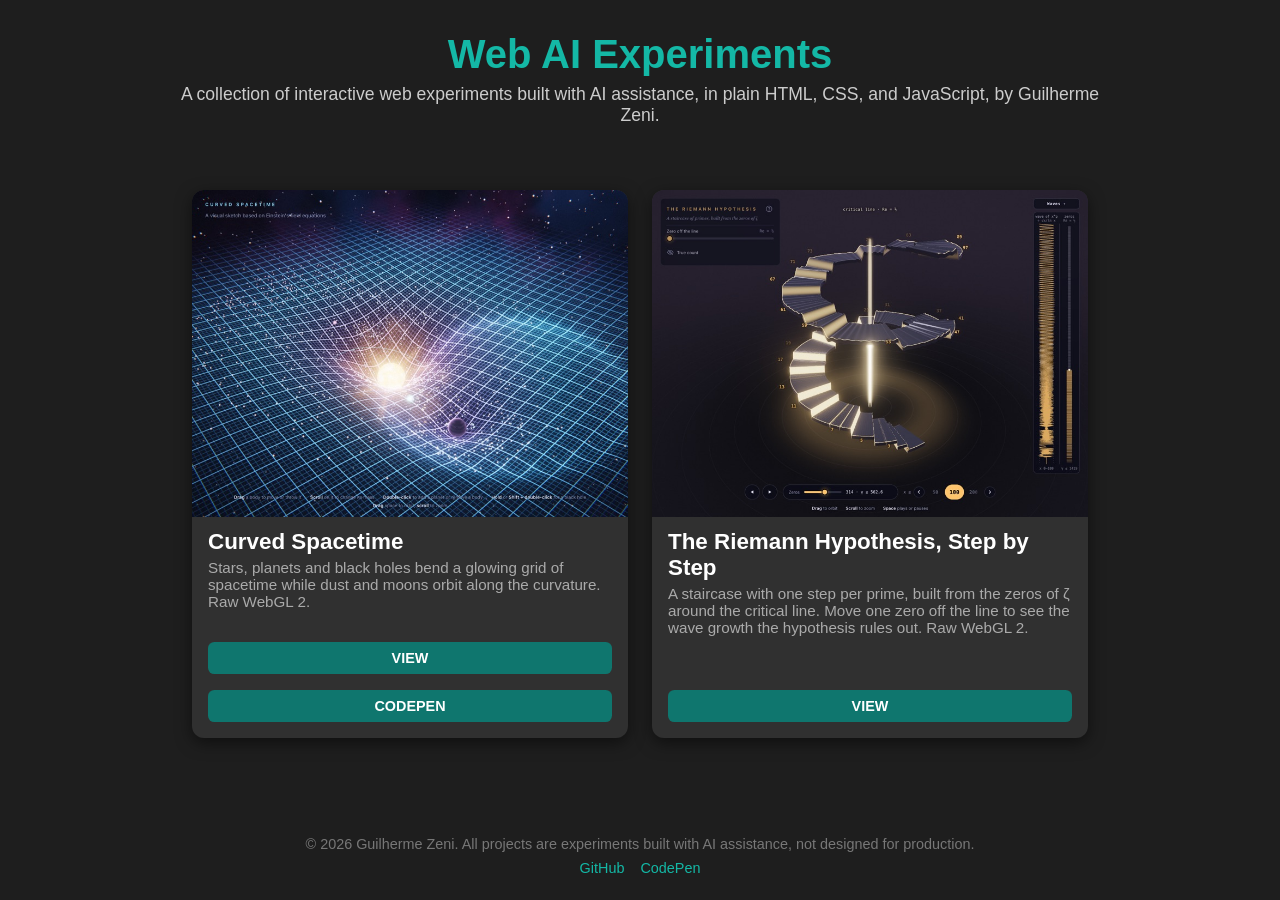
<file: index.html>
<!DOCTYPE html>
<html lang="en">

<head>
  <meta charset="UTF-8">
  <meta name="viewport" content="width=device-width, initial-scale=1.0">
  <meta http-equiv="Content-Security-Policy" content="default-src 'none'; style-src 'self' https://fonts.googleapis.com; font-src https://fonts.gstatic.com; img-src 'self'">
  <meta name="referrer" content="no-referrer">
  <title>Web AI Experiments Hub</title>
  <link href="https://fonts.googleapis.com/css2?family=Poppins:wght@400;600;700&display=swap" rel="stylesheet">
  <link rel="stylesheet" href="styles.css">
</head>

<body>
  <header class="container">
    <h1>Web AI Experiments</h1>
    <p>A collection of interactive web experiments built with AI assistance, in plain HTML, CSS, and JavaScript, by Guilherme Zeni.</p>
  </header>

  <main class="container">
    <div class="grid-container">

      <div class="card">
        <img src="./einstein-field-equation/preview.jpg" alt="Curved Spacetime preview">
        <h2>Curved Spacetime</h2>
        <p>Stars, planets and black holes bend a glowing grid of spacetime while dust and moons orbit along the curvature. Raw WebGL 2.</p>
        <div class="links">
          <a href="./einstein-field-equation/index.html" target="_blank" rel="noopener">View</a>
          <a href="https://codepen.io/editor/guillhermm/pen/01a17f60-e154-7fb2-8556-83897d2b6d2d" target="_blank" rel="noopener">CodePen</a>
        </div>
      </div>

      <div class="card">
        <img src="./riemann-hypothesis/preview.jpg" alt="The Riemann Hypothesis, Step by Step preview">
        <h2>The Riemann Hypothesis, Step by Step</h2>
        <p>A staircase with one step per prime, built from the zeros of ζ around the critical line. Move one zero off the line to see the wave growth the hypothesis rules out. Raw WebGL 2.</p>
        <div class="links">
          <a href="./riemann-hypothesis/index.html" target="_blank" rel="noopener">View</a>
        </div>
      </div>

      <!-- Card template
      <div class="card">
        <img src="./experiment-name/preview.png" alt="Experiment Name preview">
        <h2>Experiment Name</h2>
        <p>One sentence about what it shows.</p>
        <div class="links">
          <a href="./experiment-name/index.html" target="_blank" rel="noopener">View</a>
          <a href="https://codepen.io/guillhermm/pen/PEN_ID" target="_blank" rel="noopener">CodePen</a>
        </div>
      </div>
      -->

    </div>
  </main>

  <footer class="container">
    <p>© 2026 Guilherme Zeni. All projects are experiments built with AI assistance, not designed for production.</p>
    <div class="social">
      <a href="https://github.com/Guillhermm/web-ai-experiments" target="_blank" rel="noopener">GitHub</a>
      <a href="https://codepen.io/guillhermm" target="_blank" rel="noopener">CodePen</a>
    </div>
  </footer>
</body>

</html>
</file>
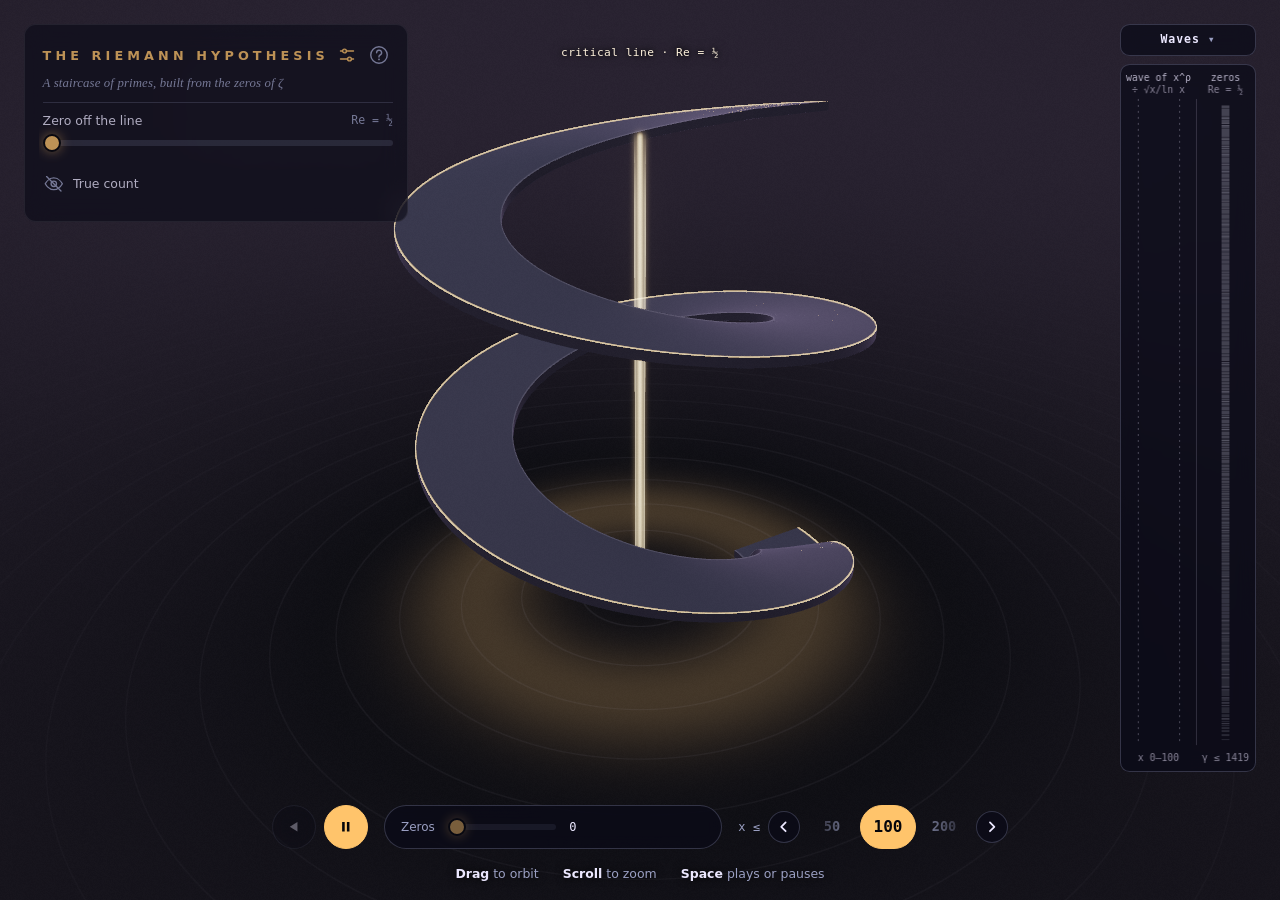
<file: riemann-hypothesis/index.html>
<!doctype html>
<html lang="en">
	<head>
		<meta charset="utf-8">
		<meta name="viewport" content="width=device-width, initial-scale=1">
		<meta http-equiv="Content-Security-Policy" content="default-src 'none'; script-src 'self'; style-src 'self'; img-src 'self'">
		<meta name="referrer" content="no-referrer">
		<title>The Riemann Hypothesis, Step by Step, by Guilherme Zeni</title>
		<meta name="description" content="A staircase with one step per prime, rebuilt live from the zeros of the Riemann zeta function. Each zero adds a wave. The Riemann Hypothesis puts every zero on one line, which keeps every wave below √x. A slider moves one zero off the line to show the growth it rules out. Raw WebGL 2.">
		<meta name="author" content="Guilherme Zeni">
		<link rel="canonical" href="https://guillhermm.github.io/web-ai-experiments/riemann-hypothesis/">
		<meta property="og:type" content="website">
		<meta property="og:title" content="The Riemann Hypothesis, Step by Step">
		<meta property="og:description" content="One step per prime, built from the zeros of the zeta function. Move one zero off the critical line and watch its wave outgrow the √x bound the Riemann Hypothesis promises.">
		<meta property="og:url" content="https://guillhermm.github.io/web-ai-experiments/riemann-hypothesis/">
		<meta property="og:image" content="https://guillhermm.github.io/web-ai-experiments/riemann-hypothesis/preview.jpg">
		<meta property="og:image:width" content="800">
		<meta property="og:image:height" content="600">
		<meta property="og:image:alt" content="A dark spiral staircase around a glowing column, its risers lit gold at the primes">
		<meta name="twitter:card" content="summary_large_image">
		<link rel="icon" href="./icon.svg" type="image/svg+xml">
		<link rel="stylesheet" href="./styles.css">
		<script src="./zeros.js" defer></script>
		<script src="./math.js" defer></script>
		<script src="./script.js" defer></script>
	</head>
	<body class="is-loading">
		<canvas id="scene" class="scene" role="img" aria-label="A spiral staircase around a glowing column, the critical line; its height is rebuilt from zeta zeros, and its risers light up at the prime numbers"></canvas>
		<div id="labels" class="labels" aria-hidden="true">
			<span id="column-label" class="scene-label column-label">critical line · Re = ½</span>
			<span id="limit-label" class="scene-label limit-label"></span>
		</div>

		<header class="caption">
			<div class="caption-head">
				<h1>The Riemann Hypothesis</h1>
				<button id="tools-toggle" class="icon-button tools-toggle" type="button" aria-controls="tools" aria-expanded="true" aria-label="What-if controls">
					<svg viewBox="0 0 20 20" aria-hidden="true"><path d="M3.5 6h13M3.5 14h13"/><circle class="knob" cx="7.5" cy="6" r="1.9"/><circle class="knob" cx="12.5" cy="14" r="1.9"/></svg>
				</button>
				<button id="about-open" class="icon-button" type="button" aria-haspopup="dialog" aria-controls="about" aria-label="What am I looking at?">
					<svg viewBox="0 0 20 20" aria-hidden="true"><circle cx="10" cy="10" r="8.25"/><path d="M7.6 7.7a2.5 2.5 0 1 1 3.5 2.3c-.7.3-1.1.9-1.1 1.6v.4"/><circle class="dot" cx="10" cy="14.4" r="0.9"/></svg>
				</button>
			</div>
			<p class="subtitle">A staircase of primes, built from the zeros of ζ</p>
			<div id="tools" class="tools">
				<div class="tools-inner">
					<div class="experiment">
						<label for="beta">Zero off the line</label>
						<output id="beta-value" for="beta">Re = ½</output>
						<input id="beta" class="range" type="range" min="0.5" max="0.95" step="0.01" value="0.5">
					</div>
					<label class="switch">
						<input id="ghost" type="checkbox" role="switch">
						<svg class="eye" viewBox="0 0 24 24" aria-hidden="true"><path d="M2.5 12S6 5.5 12 5.5 21.5 12 21.5 12 18 18.5 12 18.5 2.5 12 2.5 12z"/><circle cx="12" cy="12" r="3"/><path class="eye-slash" pathLength="1" d="M4 4l16 16"/></svg>
						True count
					</label>
				</div>
			</div>
			<p id="fallback" class="fallback" hidden>This needs a browser with WebGL 2.</p>
		</header>
		<dialog id="about" class="about" aria-labelledby="about-title" tabindex="-1">
			<div class="about-head">
				<h2 id="about-title">What am I looking at?</h2>
				<button id="about-x" class="icon-button" type="button" aria-label="Close">
					<svg viewBox="0 0 20 20" aria-hidden="true"><path d="M5.5 5.5l9 9M14.5 5.5l-9 9"/></svg>
				</button>
			</div>
			<p class="about-lede">Each step is a prime. Riemann counted them exactly with waves, one for each zero of the zeta function. The hypothesis says every zero lies on the glowing line, so no wave outgrows √x.</p>
			<p>π(x) counts the primes up to x. Riemann's explicit formula writes it exactly: a smooth curve plus one wave for each nontrivial zero ρ of the zeta function. The page uses the first 1000, all of which lie on the critical line.</p>
			<p>With no zeros the staircase is a smooth ramp. Each zero adds a ripple, and with enough of them the ripples settle into one step per prime. A step glows gold once the zeros in use tell it apart from its neighbors; until then it stays silver. The label in front of the stairs says how far up that holds.</p>
			<p>The column is the critical line, where a zero's real part is ½. Every zero checked so far lies on it, and the Riemann Hypothesis says they all do. A zero at real part β makes a wave about 2x<sup>β</sup>/(|ρ| ln x) tall. On the line that is a multiple of √x / ln x, and the hypothesis is equivalent to π(x) staying within about √x ln x of the smooth curve li(x). The Waves panel divides the newest zero's main wave by √x / ln x. On the line its width settles near 2/|ρ|.</p>
			<p><b>Zero off the line</b> is a what-if. It moves the first zero to real part β. The zeros of ζ are mirrored across the line, so a partner appears at 1 − β. This mix is not the zero set of ζ, so the stairs drift from the true count. The panel shows what the hypothesis rules out: the pair's wave outgrows √x by a factor near x<sup>β − ½</sup>. If ζ really had such a zero, the formula would still count the primes exactly, but π(x) − li(x) would swing by about x<sup>β</sup>/(|ρ| ln x), which outgrows √x ln x as x grows.</p>
			<p><b>True count</b> draws the exact π(x) as a faint band beside the stairs.</p>
			<p class="for-touch">Drag to orbit, pinch to zoom.</p>
			<button id="about-close" class="about-close" type="button">Close</button>
		</dialog>

		<button id="panel-toggle" class="panel-toggle" type="button" aria-controls="panel" aria-expanded="true">Waves</button>
		<canvas id="panel" class="panel" role="img" aria-label="The wave added by the newest zero, divided by √x over ln x so that on the critical line it keeps a nearly steady width, with x running upward, and the 1000 zeros on the critical line, lit as they are used"></canvas>

		<div class="controls">
			<div class="transport" role="group" aria-label="Play the zeros">
				<button id="back" class="round" type="button" aria-pressed="false" aria-label="Remove zeros">
					<svg viewBox="0 0 24 24" aria-hidden="true"><path class="go" d="M17 5.5v13L6.5 12z"/><path class="pause" d="M7 5.5h3.5v13H7zM13.5 5.5H17v13h-3.5z"/></svg>
				</button>
				<button id="forward" class="round" type="button" aria-pressed="false" aria-label="Add zeros">
					<svg viewBox="0 0 24 24" aria-hidden="true"><path class="go" d="M7 5.5v13L17.5 12z"/><path class="pause" d="M7 5.5h3.5v13H7zM13.5 5.5H17v13h-3.5z"/></svg>
				</button>
			</div>
			<label class="zeros" for="zeros">
				<span>Zeros</span>
				<input id="zeros" class="range" type="range" min="0" max="1000" step="1" value="0">
				<output id="zeros-value" for="zeros" class="value">0</output>
			</label>
			<div class="picker" role="group" aria-label="Range of x">
				<span class="picker-label">x ≤</span>
				<button id="range-lower" class="arrow" type="button" aria-label="Smaller range">
					<svg viewBox="0 0 24 24" aria-hidden="true"><path d="M14.5 6l-6 6 6 6"/></svg>
				</button>
				<div class="reel">
					<div id="range-strip" class="strip">
						<button type="button" data-range="25" aria-pressed="false">25</button>
						<button type="button" data-range="50" aria-pressed="false">50</button>
						<button type="button" data-range="100" aria-pressed="false">100</button>
						<button type="button" data-range="200" aria-pressed="false">200</button>
					</div>
				</div>
				<button id="range-higher" class="arrow" type="button" aria-label="Larger range">
					<svg viewBox="0 0 24 24" aria-hidden="true"><path d="M9.5 6l6 6-6 6"/></svg>
				</button>
			</div>
		</div>

		<footer id="hints" class="hints">
			<span><b>Drag</b> to orbit</span>
			<span class="for-mouse"><b>Scroll</b> to zoom</span>
			<span class="for-touch"><b>Pinch</b> to zoom</span>
			<span class="for-mouse"><b>Space</b> plays or pauses</span>
		</footer>
	</body>
</html>
</file>
<file: styles.css>
* {
  margin: 0;
  padding: 0;
  box-sizing: border-box;
}

body {
  font-family: 'Poppins', sans-serif;
  background: #1e1e1e;
  color: #fff;
  min-height: 100vh;
  display: flex;
  flex-direction: column;
}

header {
  text-align: center;
  padding: 2rem 1rem 1rem;
}

header h1 {
  font-size: 2.5rem;
  line-height: 1.1;
  margin-bottom: .5rem;
  color: #14b8a6;
}

header p {
  font-size: 1.1rem;
  color: #ccc;
}

main {
  flex-grow: 1;
}

.grid-container {
  display: grid;
  grid-template-columns: repeat(auto-fit, minmax(16.25rem, 1fr));
  gap: 1.5rem;
  padding: 1rem;
}

.card {
  background: #303030;
  border-radius: .75rem;
  display: flex;
  flex-direction: column;
  overflow: hidden;
  box-shadow: 0 .3rem 1rem rgba(0, 0, 0, .5);
  transition: transform .3s, box-shadow .3s;
}

.card:hover {
  transform: translateY(-.3rem);
  box-shadow: 0 .6rem 1.25rem rgba(0, 0, 0, .7);
}

.card img {
  width: 100%;
  display: block;
  object-fit: cover;
  aspect-ratio: 4 / 3;
}

.card h2 {
  font-size: 1.4rem;
  margin: .75rem 1rem .25rem 1rem;
}

.card p {
  flex-grow: 1;
  font-size: .95rem;
  color: #aaa;
  margin: 0 1rem 1rem 1rem;
}

.links {
  display: flex;
  flex-direction: column;
  align-items: center;
  justify-content: center;
  gap: 1rem;
  padding: 1rem;
}

.links a {
  text-decoration: none;
  color: #fff;
  background: #0f766e;
  padding: .5rem 1rem;
  border-radius: .4rem;
  font-size: .9rem;
  font-weight: 600;
  text-align: center;
  text-transform: uppercase;
  transition: all .2s ease-in-out;
  width: 100%;
}

.links a:hover {
  background: #115e59;
}

footer {
  text-align: center;
  padding: 1.5rem 1rem;
  font-size: .9rem;
  color: #777;
}

footer .social {
  margin-top: .5rem;
  display: flex;
  justify-content: center;
  gap: 1rem;
}

footer .social a {
  text-decoration: none;
  color: #14b8a6;
  transition: all .3s ease;
}

footer .social a:hover {
  color: #5eead4;
}

@media (min-width: 48rem) {
  header {
    padding: 2rem 1rem;
  }

  .grid-container {
    padding: 2rem;
  }
}

@media (min-width: 64rem) {
  .container {
    max-width: 60rem;
    margin: 0 auto;
  }
}

@media (min-width: 90rem) {
  .container {
    max-width: 80rem;
    margin: 0 auto;
  }
}
</file>
<file: riemann-hypothesis/styles.css>
:root {
	--bg: #04050b;
	--ink: #ece8ff;
	--muted: #9a9fc2;
	--accent: #ffc46b;
	--hypo: #ff8fa6;
	--track: rgba(154, 159, 194, 0.22);
	--panel: rgba(10, 11, 24, 0.72);
	--line: rgba(154, 159, 194, 0.28);
	color-scheme: dark;
}

* {
	box-sizing: border-box;
}

html,
body {
	margin: 0;
	height: 100%;
}

body {
	overflow: hidden;
	background: var(--bg);
	color: var(--ink);
	font-family: ui-sans-serif, system-ui, -apple-system, "Segoe UI", sans-serif;
	-webkit-font-smoothing: antialiased;
}

.scene {
	position: fixed;
	inset: 0;
	width: 100%;
	height: 100%;
	display: block;
	cursor: grab;
	touch-action: none;
	user-select: none;
	-webkit-user-select: none;
}

.scene.is-orbiting {
	cursor: grabbing;
}

.labels {
	position: fixed;
	inset: 0;
	pointer-events: none;
	overflow: hidden;
}

.prime-label {
	position: absolute;
	top: 0;
	left: 0;
	font: 600 0.78rem/1 ui-monospace, "SF Mono", Menlo, monospace;
	color: var(--accent);
	text-shadow: 0 0 0.25rem #000, 0 0 0.6rem #000, 0 0 0.8rem rgba(255, 170, 70, 0.45);
	white-space: nowrap;
	opacity: 0;
	will-change: transform, opacity;
}

.scene-label {
	position: absolute;
	top: 0;
	left: 0;
	font: 500 0.7rem/1.2 ui-monospace, "SF Mono", Menlo, monospace;
	letter-spacing: 0.04em;
	white-space: nowrap;
	text-shadow: 0 0 0.3rem #000, 0 0 0.7rem #000;
	opacity: 0;
	will-change: transform, opacity;
}

.column-label {
	color: #fff3dc;
}

.limit-label {
	padding: 0.3rem 0.7rem;
	font-size: 0.72rem;
	color: #fff3dc;
	background: rgba(8, 9, 20, 0.72);
	border: 1px solid rgba(255, 243, 220, 0.18);
	border-radius: 1rem;
	text-shadow: none;
}

.caption {
	position: fixed;
	top: 1.5rem;
	left: 1.5rem;
	width: min(24rem, calc(100% - 3rem));
	display: grid;
	gap: 0.55rem;
	padding: 1rem 1.1rem;
	background: rgba(10, 11, 24, 0.62);
	border: 1px solid rgba(236, 232, 255, 0.07);
	border-radius: 0.75rem;
	backdrop-filter: blur(0.75rem);
	transition: background-color 0.35s ease, border-color 0.35s ease;
}

/* Only the contents fade at rest; an element-wide opacity would let the scene's labels show through. */
.caption > * {
	opacity: 0.72;
	transition: opacity 0.35s ease;
}

.caption:hover,
.caption:focus-within {
	background: rgba(10, 11, 24, 0.85);
	border-color: var(--line);
}

.caption:hover > *,
.caption:focus-within > * {
	opacity: 1;
}

.caption-head {
	display: flex;
	align-items: center;
	gap: 0.25rem;
}

.caption-head h1 {
	flex: 1;
	white-space: nowrap;
	margin-inline-end: 0.5rem;
}

/* Collapses by animating its row from 0fr to 1fr, so the caption's height eases and the camera follows it. */
.tools {
	display: grid;
	grid-template-rows: 1fr;
	align-self: start;
	transition: grid-template-rows 0.35s cubic-bezier(0.2, 0.8, 0.2, 1), margin-top 0.35s cubic-bezier(0.2, 0.8, 0.2, 1), visibility 0s;
}

/* The clip margin keeps focus rings clear of the clipping edge. */
.tools-inner {
	min-height: 0;
	overflow: clip;
	overflow-clip-margin: 0.25rem;
}

/* Margins, not gap: a grid gap inside would keep the closed row from reaching zero height. */
.tools-inner > * + * {
	margin-top: 0.55rem;
}

.is-tools-closed .tools {
	grid-template-rows: 0fr;
	margin-top: -0.55rem;
	visibility: hidden;
	transition: grid-template-rows 0.3s ease, margin-top 0.3s ease, visibility 0s 0.3s;
}

.tools-toggle .knob {
	fill: var(--panel);
}

.tools-toggle[aria-expanded="true"] {
	color: var(--accent);
}

/* A what-if left running stays visible on the closed button. */
.is-hypothetical .tools-toggle {
	color: var(--hypo);
}

.caption h1 {
	margin: 0;
	font-size: 0.8rem;
	font-weight: 600;
	letter-spacing: 0.32em;
	text-transform: uppercase;
	color: var(--accent);
}

.icon-button {
	flex: none;
	display: grid;
	place-items: center;
	width: 1.75rem;
	height: 1.75rem;
	padding: 0;
	color: var(--muted);
	background: transparent;
	border: 0;
	border-radius: 50%;
	cursor: pointer;
	transition: color 0.2s ease, background-color 0.2s ease;
}

.icon-button:hover {
	color: var(--accent);
	background: rgba(255, 196, 107, 0.1);
}

.icon-button svg {
	width: 1.25rem;
	height: 1.25rem;
	fill: none;
	stroke: currentColor;
	stroke-width: 1.4;
	stroke-linecap: round;
}

.icon-button .dot {
	fill: currentColor;
	stroke: none;
}

.caption .subtitle {
	margin: -0.2rem 0 0.1rem;
	font-family: ui-serif, "New York", Georgia, "Times New Roman", serif;
	font-size: 0.8rem;
	font-style: italic;
	line-height: 1.35;
	letter-spacing: 0.01em;
	color: var(--muted);
}

.experiment {
	display: grid;
	grid-template-columns: 1fr auto;
	gap: 0.3rem 0.75rem;
	align-items: center;
	padding-top: 0.6rem;
	border-top: 1px solid var(--line);
	font-size: 0.78rem;
	color: var(--ink);
}

.experiment input[type="range"] {
	grid-column: 1 / -1;
	min-width: 0;
	margin: 0;
}

.experiment output {
	font-family: ui-monospace, "SF Mono", Menlo, monospace;
	font-size: 0.72rem;
	color: var(--muted);
	white-space: nowrap;
}

.is-hypothetical .experiment output {
	color: var(--hypo);
}

.range {
	--fill: 0%;
	--range-color: var(--accent);
	appearance: none;
	height: 1.25rem;
	background: transparent;
	cursor: pointer;
}

.is-hypothetical #beta {
	--range-color: var(--hypo);
}

.range::-webkit-slider-runnable-track {
	height: 0.375rem;
	border-radius: 0.1875rem;
	background: linear-gradient(to right, var(--range-color) var(--fill), var(--track) var(--fill));
}

.range::-moz-range-track {
	height: 0.375rem;
	border-radius: 0.1875rem;
	background: linear-gradient(to right, var(--range-color) var(--fill), var(--track) var(--fill));
}

.range::-webkit-slider-thumb {
	appearance: none;
	width: 1.125rem;
	height: 1.125rem;
	margin-top: -0.375rem;
	border: 2px solid var(--bg);
	border-radius: 50%;
	background: var(--range-color);
	box-shadow: 0 0 0.75rem color-mix(in srgb, var(--range-color) 55%, transparent);
	transition: transform 0.15s ease;
}

.range::-moz-range-thumb {
	width: 1.125rem;
	height: 1.125rem;
	border: 2px solid var(--bg);
	border-radius: 50%;
	background: var(--range-color);
	box-shadow: 0 0 0.75rem color-mix(in srgb, var(--range-color) 55%, transparent);
	transition: transform 0.15s ease;
}

.range:hover::-webkit-slider-thumb,
.range:active::-webkit-slider-thumb {
	transform: scale(1.15);
}

.range:hover::-moz-range-thumb,
.range:active::-moz-range-thumb {
	transform: scale(1.15);
}

.range:focus-visible {
	outline: 2px solid var(--range-color);
	outline-offset: 0.25rem;
	border-radius: 0.5rem;
}

.range:disabled {
	cursor: not-allowed;
}

.switch {
	display: flex;
	align-items: center;
	gap: 0.55rem;
	width: fit-content;
	min-height: 2.75rem;
	padding-inline-end: 0.5rem;
	font-size: 0.78rem;
	color: var(--ink);
	cursor: pointer;
}

.switch input {
	position: absolute;
	opacity: 0;
	width: 1px;
	height: 1px;
}

.eye {
	width: 1.35rem;
	height: 1.35rem;
	fill: none;
	stroke: var(--muted);
	stroke-width: 1.5;
	stroke-linecap: round;
	stroke-linejoin: round;
	border-radius: 0.3rem;
	transition: stroke 0.25s ease;
}

.eye-slash {
	stroke-dasharray: 1;
	stroke-dashoffset: 0;
	transition: stroke-dashoffset 0.3s cubic-bezier(0.2, 0.8, 0.2, 1);
}

.switch:hover .eye {
	stroke: var(--ink);
}

.switch input:checked + .eye {
	stroke: var(--accent);
}

.switch input:checked + .eye .eye-slash {
	stroke-dashoffset: 1;
}

.switch input:focus-visible + .eye,
.caption :focus-visible {
	outline: 2px solid var(--accent);
	outline-offset: 2px;
}

.about {
	width: min(34rem, calc(100% - 2rem));
	max-height: min(36rem, calc(100% - 2rem));
	padding: 1.5rem 1.6rem 1.25rem;
	color: var(--ink);
	background: rgba(12, 13, 28, 0.94);
	border: 1px solid var(--line);
	border-radius: 1rem;
	box-shadow: 0 1.5rem 4rem rgba(0, 0, 0, 0.55);
	opacity: 0;
	transform: translateY(0.75rem) scale(0.98);
	transition: opacity 0.3s ease, transform 0.4s cubic-bezier(0.2, 0.8, 0.2, 1), overlay 0.4s allow-discrete, display 0.4s allow-discrete;
}

.about[open] {
	display: grid;
	gap: 0.8rem;
	opacity: 1;
	transform: none;
}

@starting-style {
	.about[open] {
		opacity: 0;
		transform: translateY(0.75rem) scale(0.98);
	}
}

.about::backdrop {
	background: rgba(4, 5, 11, 0);
	backdrop-filter: blur(0);
	transition: background-color 0.35s ease, backdrop-filter 0.35s ease, overlay 0.4s allow-discrete, display 0.4s allow-discrete;
}

.about[open]::backdrop {
	background: rgba(4, 5, 11, 0.55);
	backdrop-filter: blur(0.2rem);
}

@starting-style {
	.about[open]::backdrop {
		background: rgba(4, 5, 11, 0);
		backdrop-filter: blur(0);
	}
}

.about .about-lede {
	font-family: ui-serif, "New York", Georgia, "Times New Roman", serif;
	font-size: 1.02rem;
	line-height: 1.5;
	color: var(--ink);
}

.about {
	scrollbar-width: thin;
	scrollbar-color: var(--line) transparent;
}

/* Safari ignores scrollbar-color; the WebKit pseudo-elements give it the same thin, quiet thumb. */
.about::-webkit-scrollbar {
	width: 0.5rem;
}

.about::-webkit-scrollbar-track {
	background: transparent;
}

.about::-webkit-scrollbar-thumb {
	background: var(--line);
	border: 2px solid transparent;
	border-radius: 1rem;
	background-clip: padding-box;
}

.about::-webkit-scrollbar-thumb:hover {
	background-color: var(--muted);
}

.about-head {
	display: flex;
	align-items: center;
	justify-content: space-between;
	gap: 0.75rem;
	margin: -0.4rem -0.5rem 0 0;
}

.about-head h2 {
	margin: 0;
}

.about h2 {
	margin: 0 0 0.2rem;
	font-size: 0.8rem;
	font-weight: 600;
	letter-spacing: 0.24em;
	text-transform: uppercase;
	color: var(--accent);
}

.about p {
	margin: 0;
	font-size: 0.9rem;
	line-height: 1.6;
	color: #c4c8e4;
}

.about b {
	font-weight: 600;
	color: var(--ink);
}

.about .for-touch {
	display: none;
}

.about-close {
	justify-self: end;
	margin-top: 0.3rem;
	padding: 0.45rem 1.1rem;
	font: inherit;
	font-size: 0.82rem;
	color: #1a1306;
	background: var(--accent);
	border: 0;
	border-radius: 2rem;
	cursor: pointer;
}

.about-close:focus-visible {
	outline: 2px solid #fff;
	outline-offset: 2px;
}

.fallback {
	margin: 1rem 0 0;
	font-size: 0.9rem;
	color: #ffb36b;
}

.panel-toggle {
	position: fixed;
	top: 1.5rem;
	right: 1.5rem;
	width: 8.5rem;
	height: 2rem;
	font: 600 0.72rem/1 ui-monospace, "SF Mono", Menlo, monospace;
	letter-spacing: 0.08em;
	color: var(--ink);
	background: var(--panel);
	border: 1px solid var(--line);
	border-radius: 0.6rem;
	backdrop-filter: blur(0.6rem);
	cursor: pointer;
}

.panel-toggle::after {
	content: " ▾" / "";
	color: var(--muted);
}

.panel-toggle[aria-expanded="false"]::after {
	content: " ▸" / "";
}

.panel-toggle:focus-visible {
	outline: 2px solid var(--accent);
	outline-offset: 2px;
}

.panel {
	transform-origin: top center;
	transition: opacity 0.35s ease, transform 0.45s cubic-bezier(0.2, 0.8, 0.2, 1), visibility 0s;
}

/* Until the script has set the starting state, nothing animates and a phone never shows the panel open. */
.is-loading .panel,
.is-loading .tools {
	transition: none;
}

.is-panel-closed .panel {
	opacity: 0;
	transform: translateY(-0.6rem) scaleY(0.97);
	visibility: hidden;
	pointer-events: none;
	transition: opacity 0.3s ease, transform 0.35s ease, visibility 0s 0.35s;
}

.panel {
	position: fixed;
	top: 4rem;
	right: 1.5rem;
	width: 8.5rem;
	height: calc(100% - 12rem);
	background: var(--panel);
	border: 1px solid var(--line);
	border-radius: 0.6rem;
	backdrop-filter: blur(0.6rem);
	pointer-events: none;
}

.controls {
	position: fixed;
	left: 50%;
	bottom: 3.2rem;
	transform: translateX(-50%);
	width: min(46rem, calc(100% - 2rem));
	display: flex;
	flex-wrap: wrap;
	justify-content: center;
	gap: 0.7rem 1rem;
	align-items: center;
	font-size: 0.75rem;
	color: var(--ink);
}

.transport {
	display: flex;
	gap: 0.5rem;
}

.controls button {
	display: grid;
	place-items: center;
	padding: 0;
	font: 600 0.8rem/1 ui-monospace, "SF Mono", Menlo, monospace;
	color: var(--ink);
	background: var(--panel);
	border: 1px solid var(--line);
	cursor: pointer;
	backdrop-filter: blur(0.5rem);
	transition: background-color 0.2s ease, color 0.2s ease, opacity 0.2s ease;
}

.controls svg {
	width: 1.1rem;
	height: 1.1rem;
	fill: currentColor;
}

.round {
	width: 2.75rem;
	height: 2.75rem;
	border-radius: 50%;
}

.round .pause,
.round[aria-pressed="true"] .go {
	display: none;
}

.round[aria-pressed="true"] .pause {
	display: inline;
}

.round[aria-pressed="true"] {
	color: var(--bg);
	background: var(--accent);
	border-color: var(--accent);
}

.controls button:disabled {
	opacity: 0.35;
	cursor: default;
}

.zeros {
	flex: 1 1 16rem;
	min-width: 0;
	display: flex;
	gap: 0.7rem;
	align-items: center;
	height: 2.75rem;
	padding: 0 1rem;
	background: var(--panel);
	border: 1px solid var(--line);
	border-radius: 1.375rem;
	backdrop-filter: blur(0.5rem);
	color: var(--muted);
}

.zeros input {
	flex: 1;
	min-width: 0;
}

.zeros input:disabled {
	opacity: 0.45;
	cursor: not-allowed;
}

.value {
	min-width: 8.5rem;
	font-family: ui-monospace, "SF Mono", Menlo, monospace;
	font-variant-numeric: tabular-nums;
	color: var(--ink);
}

.picker {
	display: flex;
	align-items: center;
	gap: 0.25rem;
}

.picker-label {
	margin-right: 0.25rem;
	font-family: ui-monospace, "SF Mono", Menlo, monospace;
	color: var(--muted);
}

.arrow {
	width: 2rem;
	height: 2rem;
	border-radius: 50%;
}

.arrow svg {
	fill: none;
	stroke: currentColor;
	stroke-width: 2.4;
	stroke-linecap: round;
	stroke-linejoin: round;
}

.reel {
	width: 10.5rem;
	overflow: hidden;
	mask-image: linear-gradient(to right, transparent, #000 32%, #000 68%, transparent);
}

.strip {
	display: flex;
	transition: transform 0.35s cubic-bezier(0.3, 0.7, 0.2, 1);
}

.strip button {
	flex: none;
	width: 3.5rem;
	height: 2.75rem;
	border-radius: 1.375rem;
	background: transparent;
	border-color: transparent;
	backdrop-filter: none;
	font-size: 0.85rem;
	color: var(--muted);
	opacity: 0.9;
}

.strip button[aria-pressed="true"] {
	font-size: 1rem;
	color: var(--bg);
	background: var(--accent);
	border-color: var(--accent);
	opacity: 1;
}

.controls button:focus-visible,
.controls input:focus-visible {
	outline: 2px solid var(--accent);
	outline-offset: 2px;
}

.hints {
	position: fixed;
	right: 1rem;
	bottom: 1.2rem;
	left: 1rem;
	display: flex;
	flex-wrap: wrap;
	justify-content: center;
	gap: 0.5rem 1.5rem;
	font-size: 0.78rem;
	color: var(--muted);
	text-shadow: 0 0 0.5rem #000;
	transition: opacity 1.2s ease;
}

.hints b {
	font-weight: 600;
	color: var(--ink);
}

.hints .for-touch {
	display: none;
}

@media (pointer: coarse) {
	.about .for-touch {
		display: block;
	}

	.hints .for-mouse {
		display: none;
	}

	.hints .for-touch {
		display: inline;
	}
}

.hints.is-quiet {
	opacity: 0.35;
}

@media (max-width: 40rem) {
	.caption {
		top: 0.75rem;
		left: 0.75rem;
		width: calc(100% - 1.5rem);
		padding: 0.75rem 0.9rem;
		gap: 0.45rem;
	}

	.caption .subtitle {
		font-size: 0.76rem;
	}

	.is-loading .panel {
		visibility: hidden;
	}

	.is-loading .tools {
		grid-template-rows: 0fr;
		margin-top: -0.45rem;
		visibility: hidden;
	}

	.tools-inner > * + * {
		margin-top: 0.45rem;
	}

	.is-tools-closed .tools {
		margin-top: -0.45rem;
	}

	.hints > span,
	.hints > span.for-touch {
		display: none;
	}

	.controls {
		bottom: 2.8rem;
		gap: 0.6rem;
	}

	.zeros {
		order: 1;
		flex-basis: 100%;
	}

	.picker-label {
		display: none;
	}

	.value {
		min-width: 7.5rem;
	}

	.panel-toggle {
		top: auto;
		bottom: 13.4rem;
		right: 0.75rem;
		width: 5.5rem;
	}

	.panel {
		transform-origin: bottom center;
	}

	.is-panel-closed .panel {
		transform: translateY(0.6rem) scaleY(0.97);
	}

	.panel {
		top: auto;
		bottom: 15.8rem;
		right: 0.75rem;
		width: 5.5rem;
		height: min(20rem, calc(100% - 32rem));
	}

	.hints {
		gap: 0.25rem 1rem;
		font-size: 0.7rem;
	}
}

@media (prefers-reduced-motion: reduce) {
	.range::-webkit-slider-thumb,
	.range::-moz-range-thumb {
		transition: none;
	}

	.strip,
	.controls button,
	.hints,
	.caption,
	.caption > *,
	.tools,
	.is-tools-closed .tools,
	.panel,
	.is-panel-closed .panel,
	.about,
	.about::backdrop,
	.eye,
	.eye-slash {
		transition: none;
	}
}

.about:focus {
	outline: none;
}
</file>
